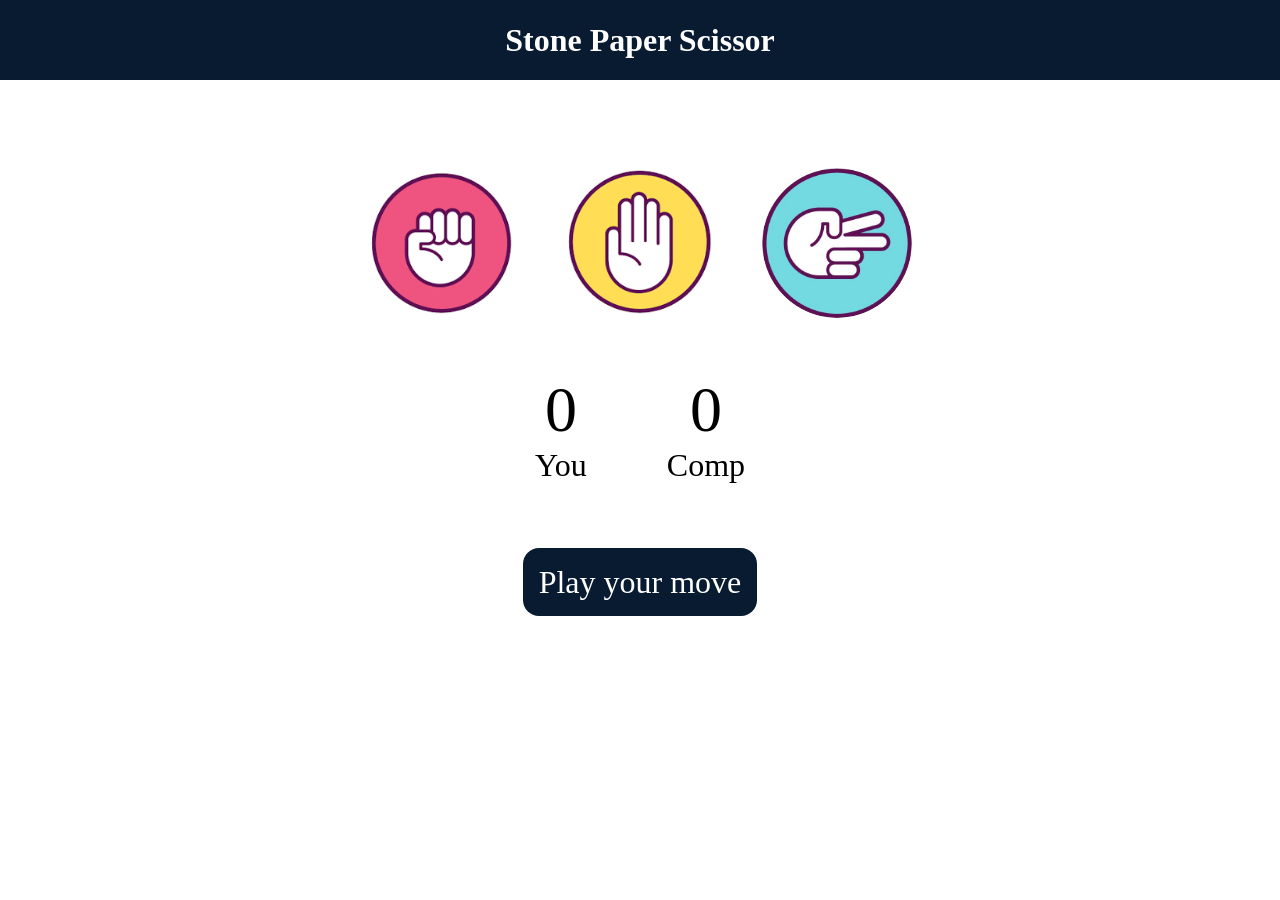
<file: Stone-paper-scissor/index.html>
<!-- html code by Jay Khetalpar -->
<!DOCTYPE html>
<html lang="en">
<head>
    <meta charset="UTF-8">
    <meta name="viewport" content="width=device-width, initial-scale=1.0">
    <title>Stone Paper Scissor Game</title>
    <link rel="stylesheet" href="style.css">

</head>
<body>
    <h1>Stone Paper Scissor</h1>
    <div class="choices">
        <div class="choice" id="rock">
            <img src="rock.png">
        </div>
        <div class="choice" id="paper">
            <img src="paper.png">

        </div>
        <div class="choice" id="scissor">
            <img src="scissor.png">
        </div>
    </div>
    <div class="score-board">
        <div class="score">
            <p id="user-score">0</p>
            <p>You</p>
        </div>
        <div class="score">
            <p id="comp-score">0</p>
            <p>Comp</p>
        </div>
    </div>
    <div class="msg-container">
        <p id="msg">Play your move</p>
    </div>
    <script src="app.js"></script>
</body>
</html>
</file>
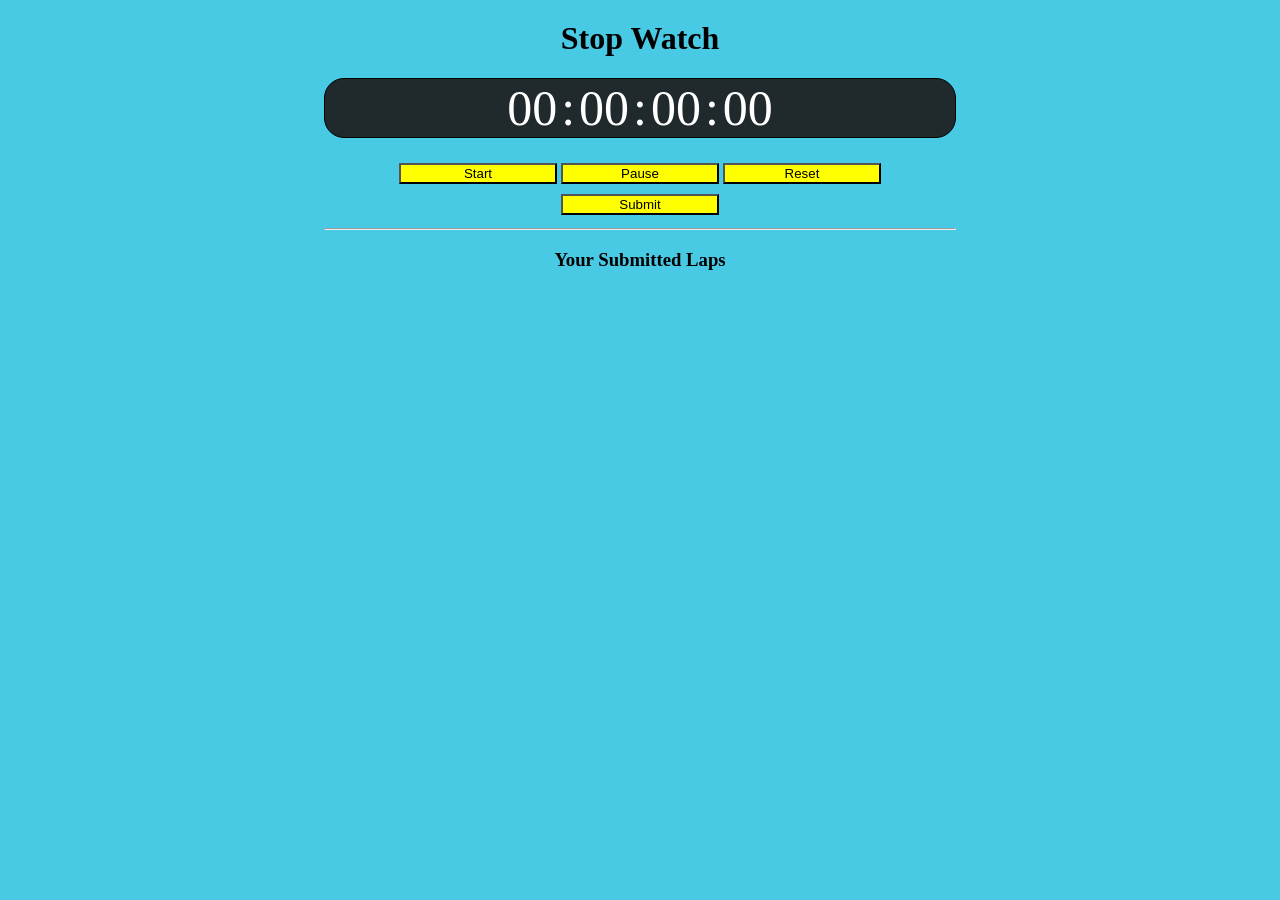
<file: stopwatch/index.html>
<!DOCTYPE html>
<html lang="en">
<head>
    <meta charset="UTF-8">
    <meta name="viewport" content="width=device-width, initial-scale=1.0">
    <title>stopwatch</title>
    <link rel="stylesheet" href="stopwatch.css">
</head>
<body>
    <h1 class="text-center header" style="margin-top: 20px; ">Stop Watch</h1>
    <div class="container" style="width: 50%; margin: 0 auto;">
        <div class="timer text-center" >
            <span id="hours">00</span>
            <span>:</span>
            <span id="minutes">00</span>
            <span>:</span>
            <span id="seconds">00</span>
            <span>:</span>
            <span id="mseconds">00</span>
        </div>
        <div id="button" class="text-center">
            <button class="btn btn-warning" id="start" style="width: 25%;">Start</button>
            <button class="btn btn-warning" id="pause" style="width: 25%;">Pause</button>
            <button class="btn btn-warning" id="reset" style="width: 25%;">Reset</button>
            <button class="btn btn-warning" id="submit" style="width: 25%;">Submit</button>
        </div>
        <hr>
        <div class="text-center">
            <h3 class="header text-center">Your Submitted Laps</h3>
        <br><br>
        <h2><span id="laps"></span></h2>
        </div>
    </div>
    <script src="stopwatch.js"></script>

</body>
</html>
</file>
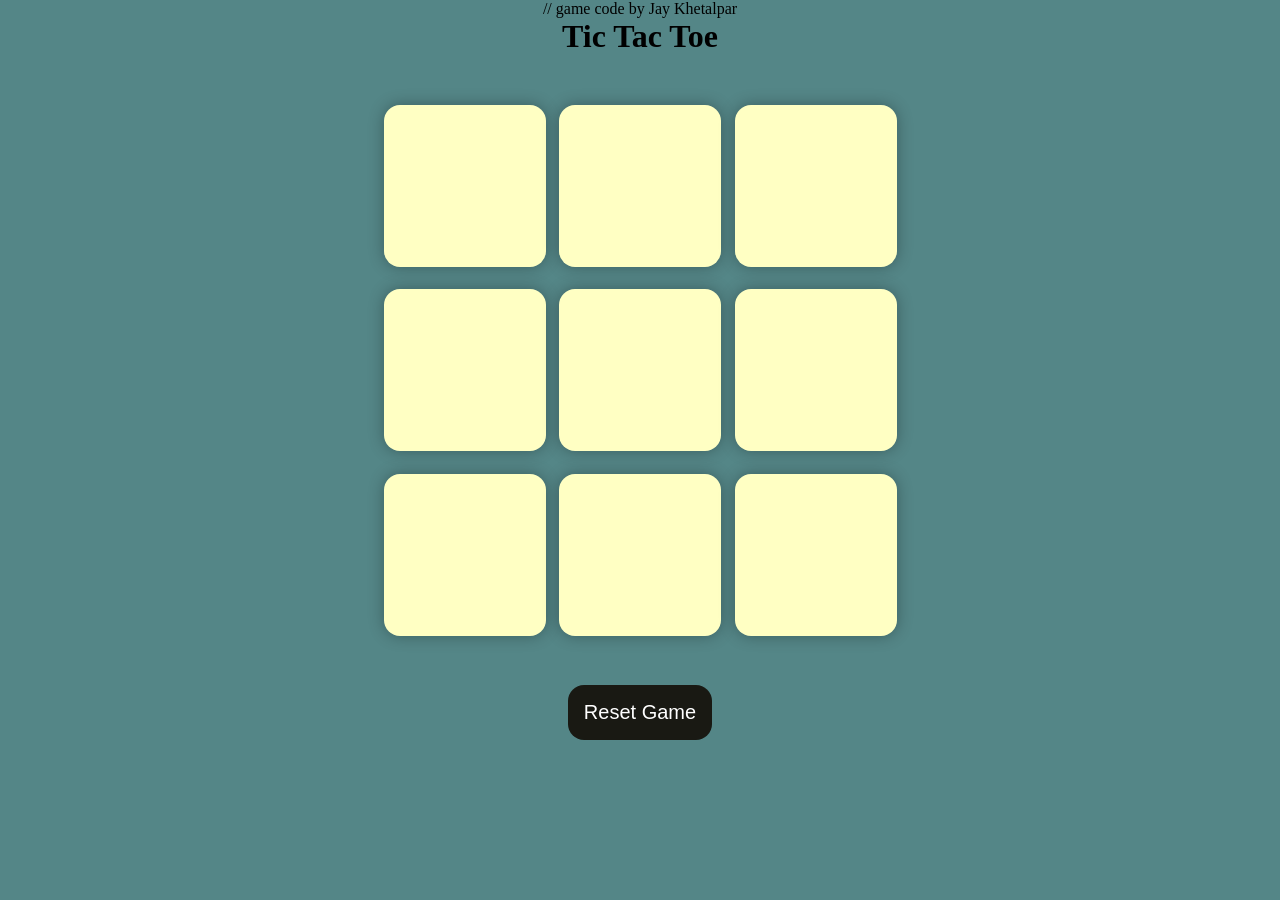
<file: tic tac toe/index.html>
// game code by Jay Khetalpar
<!DOCTYPE html>
<html lang="en">
<head>
    <meta charset="UTF-8">
    <meta name="viewport" content="width=device-width, initial-scale=1.0">
    <title>Tic-Tac-Toe Game</title>
    <link rel="stylesheet" href="style.css">
</head>
<body>
    <div class="msg-container  hide">
        <p id="msg">Winner</p>
        <button id="new-btn">New Game</button>
    </div>
    <main>
        <h1>Tic Tac Toe</h1>
        <div class="container">
            <div class="game">
                <button class="box"></button>
                <button class="box"></button>
                <button class="box"></button>
                <button class="box"></button>
                <button class="box"></button>
                <button class="box"></button>
                <button class="box"></button>
                <button class="box"></button>
                <button class="box"></button>
            </div>
        </div>
        <button id="reset-btn">Reset Game</button>
    </main>
    
    <script src="game.js"></script>
</body>
</html>
</file>
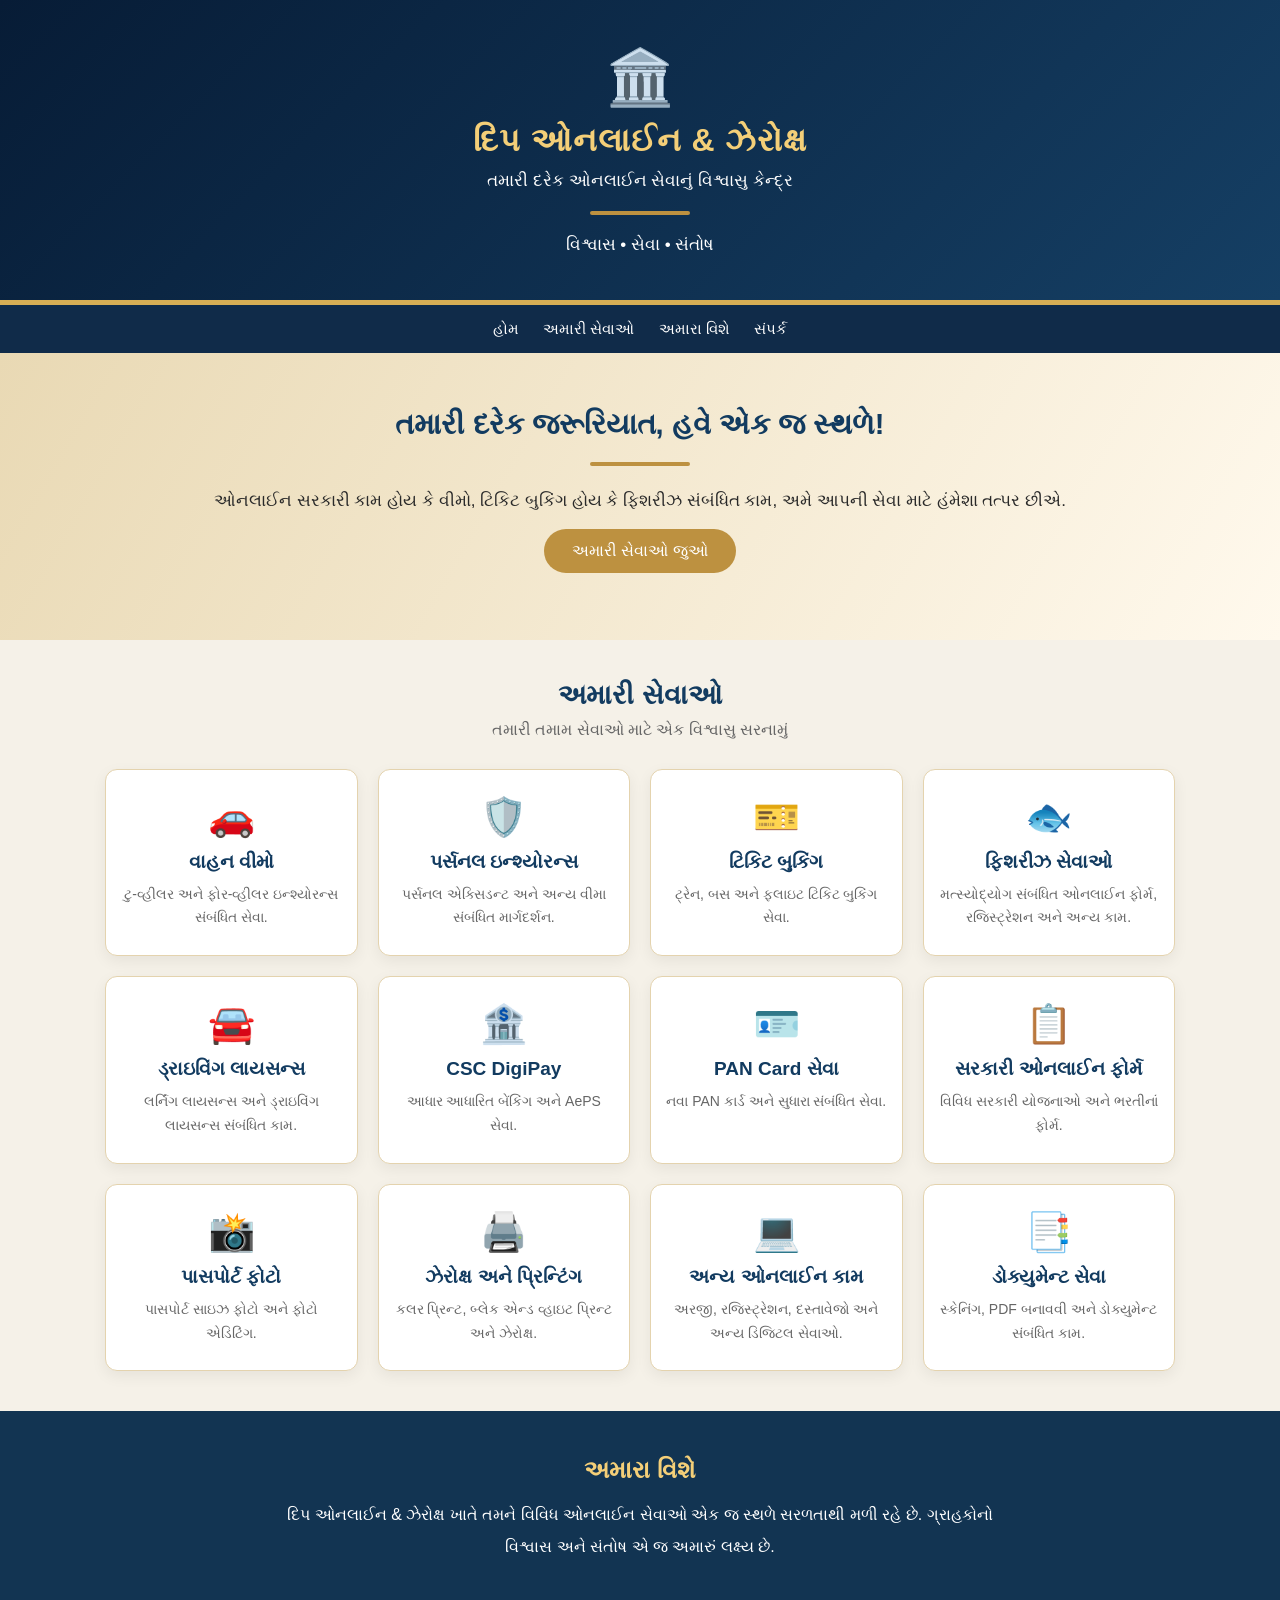
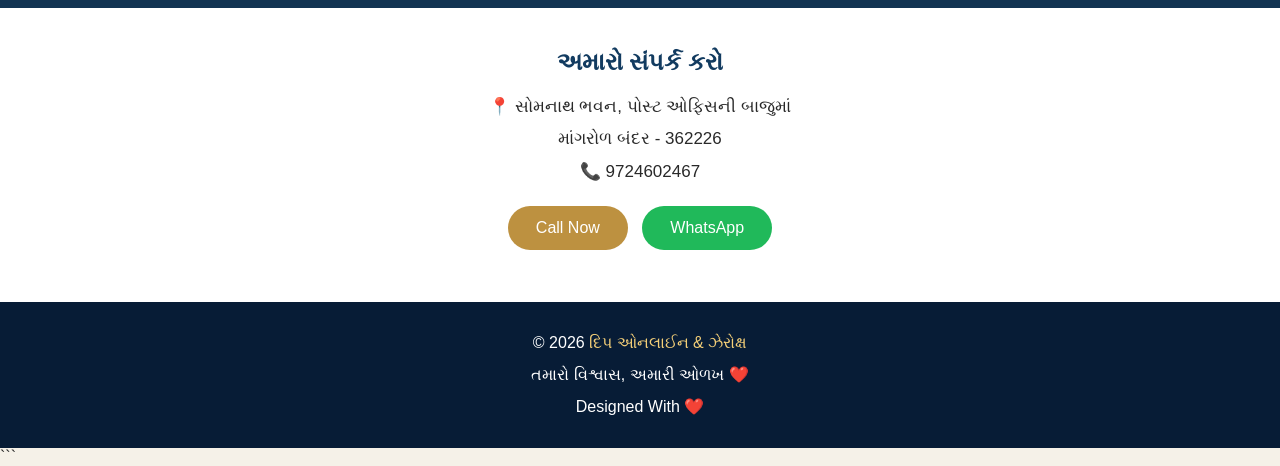
<file: dip.html>
<!-- CODED BY JAY KHETALPAR-->
<!DOCTYPE html>
<html lang="gu">
<head>
<meta charset="UTF-8">
<meta name="viewport" content="width=device-width, initial-scale=1.0">

<title>દિપ ઓનલાઈન & ઝેરોક્ષ</title>

<style>
* {
    margin: 0;
    padding: 0;
    box-sizing: border-box;
}

body {
    font-family: 'Noto Sans Gujarati', Arial, sans-serif;
    background: #f5f1e8;
    color: #292929;
}

/* HEADER */
header {
    background: linear-gradient(135deg,#071c36,#153f64);
    color: white;
    padding: 45px 15px;
    text-align: center;
    border-bottom: 5px solid #d6ae55;
}

.logo {
    font-size: 55px;
    margin-bottom: 12px;
}

header h1 {
    color: #f4cf78;
    font-size: 32px;
    letter-spacing: 1px;
}

header p {
    margin-top: 12px;
    font-size: 17px;
}

/* NAVBAR */
nav {
    background: #102b49;
    padding: 15px;
    text-align: center;
}

nav a {
    color: white;
    text-decoration: none;
    margin: 10px;
    font-size: 15px;
}

nav a:hover {
    color: #f4cf78;
}

/* HERO */
.hero {
    text-align: center;
    padding: 55px 15px;
    background: linear-gradient(120deg,#e9d9b4,#fff9ed);
}

.hero h2 {
    color: #123b60;
    font-size: 29px;
    margin-bottom: 15px;
}

.hero p {
    font-size: 17px;
    line-height: 1.8;
}

.gold-line {
    width: 100px;
    height: 4px;
    background: #bd9140;
    margin: 20px auto;
    border-radius: 10px;
}

/* MAIN */
.container {
    max-width: 1100px;
    margin: auto;
    padding: 40px 15px;
}

.section-title {
    text-align: center;
    color: #123b60;
    font-size: 27px;
    margin-bottom: 10px;
}

.subtitle {
    text-align: center;
    margin-bottom: 30px;
    color: #666;
}

/* SERVICES */
.services {
    display: grid;
    grid-template-columns: repeat(auto-fit,minmax(220px,1fr));
    gap: 20px;
}

.service-card {
    background: white;
    padding: 25px 15px;
    text-align: center;
    border-radius: 12px;
    border: 1px solid #e4d3ae;
    box-shadow: 0 5px 15px #00000010;
    transition: 0.3s;
}

.service-card:hover {
    transform: translateY(-7px);
    box-shadow: 0 10px 25px #00000020;
    border-color: #bd9140;
}

.service-card .icon {
    font-size: 38px;
    margin-bottom: 12px;
}

.service-card h3 {
    color: #123b60;
    font-size: 19px;
    margin-bottom: 10px;
}

.service-card p {
    color: #666;
    font-size: 14px;
    line-height: 1.7;
}

/* ABOUT */
.about {
    background: #123452;
    color: white;
    text-align: center;
    padding: 45px 20px;
}

.about h2 {
    color: #f4cf78;
    margin-bottom: 15px;
}

.about p {
    max-width: 750px;
    margin: auto;
    line-height: 2;
}

/* CONTACT */
.contact {
    text-align: center;
    background: #fff;
    padding: 40px 15px;
}

.contact h2 {
    color: #123b60;
    margin-bottom: 20px;
}

.contact p {
    margin: 12px;
    font-size: 17px;
}

.btn {
    display: inline-block;
    background: #bd9140;
    color: white;
    padding: 13px 28px;
    border-radius: 30px;
    text-decoration: none;
    margin: 12px 5px;
    transition: 0.3s;
}

.btn:hover {
    background: #123b60;
    transform: scale(1.05);
}

.whatsapp {
    background: #20b95a;
}

/* FOOTER */
footer {
    background: #071c36;
    color: white;
    text-align: center;
    padding: 25px 10px;
    line-height: 2;
}

footer span {
    color: #f4cf78;
}

/* RESPONSIVE */
@media(max-width:600px) {
    header h1 {
        font-size: 25px;
    }

    .hero h2 {
        font-size: 23px;
    }

    nav a {
        display: inline-block;
    }
}

</style>
</head>

<body>

<!-- HEADER -->
<header>
    <div class="logo">🏛️</div>

    <h1>દિપ ઓનલાઈન & ઝેરોક્ષ</h1>

    <p>તમારી દરેક ઓનલાઈન સેવાનું વિશ્વાસુ કેન્દ્ર</p>

    <div class="gold-line"></div>

    <p>વિશ્વાસ • સેવા • સંતોષ</p>
</header>

<!-- NAVIGATION -->
<nav>
    <a href="#home">હોમ</a>
    <a href="#services">અમારી સેવાઓ</a>
    <a href="#about">અમારા વિશે</a>
    <a href="#contact">સંપર્ક</a>
</nav>

<!-- HERO -->
<section class="hero" id="home">

    <h2>તમારી દરેક જરૂરિયાત, હવે એક જ સ્થળે!</h2>

    <div class="gold-line"></div>

    <p>
        ઓનલાઈન સરકારી કામ હોય કે વીમો,
        ટિકિટ બુકિંગ હોય કે ફિશરીઝ સંબંધિત કામ,
        અમે આપની સેવા માટે હંમેશા તત્પર છીએ.
    </p>

    <a href="#services" class="btn">
        અમારી સેવાઓ જુઓ
    </a>

</section>

<!-- SERVICES -->
<section class="container" id="services">

    <h2 class="section-title">અમારી સેવાઓ</h2>

    <p class="subtitle">
        તમારી તમામ સેવાઓ માટે એક વિશ્વાસુ સરનામું
    </p>

    <div class="services">

        <div class="service-card">
            <div class="icon">🚗</div>
            <h3>વાહન વીમો</h3>
            <p>ટુ-વ્હીલર અને ફોર-વ્હીલર ઇન્શ્યોરન્સ સંબંધિત સેવા.</p>
        </div>

        <div class="service-card">
            <div class="icon">🛡️</div>
            <h3>પર્સનલ ઇન્શ્યોરન્સ</h3>
            <p>પર્સનલ એક્સિડન્ટ અને અન્ય વીમા સંબંધિત માર્ગદર્શન.</p>
        </div>

        <div class="service-card">
            <div class="icon">🎫</div>
            <h3>ટિકિટ બુકિંગ</h3>
            <p>ટ્રેન, બસ અને ફ્લાઇટ ટિકિટ બુકિંગ સેવા.</p>
        </div>

        <div class="service-card">
            <div class="icon">🐟</div>
            <h3>ફિશરીઝ સેવાઓ</h3>
            <p>મત્સ્યોદ્યોગ સંબંધિત ઓનલાઈન ફોર્મ, રજિસ્ટ્રેશન અને અન્ય કામ.</p>
        </div>

        <div class="service-card">
            <div class="icon">🚘</div>
            <h3>ડ્રાઇવિંગ લાયસન્સ</h3>
            <p>લર્નિંગ લાયસન્સ અને ડ્રાઇવિંગ લાયસન્સ સંબંધિત કામ.</p>
        </div>

        <div class="service-card">
            <div class="icon">🏦</div>
            <h3>CSC DigiPay</h3>
            <p>આધાર આધારિત બેંકિંગ અને AePS સેવા.</p>
        </div>

        <div class="service-card">
            <div class="icon">🪪</div>
            <h3>PAN Card સેવા</h3>
            <p>નવા PAN કાર્ડ અને સુધારા સંબંધિત સેવા.</p>
        </div>

        <div class="service-card">
            <div class="icon">📋</div>
            <h3>સરકારી ઓનલાઈન ફોર્મ</h3>
            <p>વિવિધ સરકારી યોજનાઓ અને ભરતીનાં ફોર્મ.</p>
        </div>

        <div class="service-card">
            <div class="icon">📸</div>
            <h3>પાસપોર્ટ ફોટો</h3>
            <p>પાસપોર્ટ સાઇઝ ફોટો અને ફોટો એડિટિંગ.</p>
        </div>

        <div class="service-card">
            <div class="icon">🖨️</div>
            <h3>ઝેરોક્ષ અને પ્રિન્ટિંગ</h3>
            <p>કલર પ્રિન્ટ, બ્લેક એન્ડ વ્હાઇટ પ્રિન્ટ અને ઝેરોક્ષ.</p>
        </div>

        <div class="service-card">
            <div class="icon">💻</div>
            <h3>અન્ય ઓનલાઈન કામ</h3>
            <p>અરજી, રજિસ્ટ્રેશન, દસ્તાવેજો અને અન્ય ડિજિટલ સેવાઓ.</p>
        </div>

        <div class="service-card">
            <div class="icon">📑</div>
            <h3>ડોક્યુમેન્ટ સેવા</h3>
            <p>સ્કેનિંગ, PDF બનાવવી અને ડોક્યુમેન્ટ સંબંધિત કામ.</p>
        </div>

    </div>

</section>

<!-- ABOUT -->
<section class="about" id="about">

    <h2>અમારા વિશે</h2>

    <p>
        દિપ ઓનલાઈન & ઝેરોક્ષ ખાતે તમને વિવિધ
        ઓનલાઈન સેવાઓ એક જ સ્થળે સરળતાથી મળી રહે છે.
        ગ્રાહકોનો વિશ્વાસ અને સંતોષ એ જ અમારું લક્ષ્ય છે.
    </p>

</section>

<!-- CONTACT -->
<section class="contact" id="contact">

    <h2>અમારો સંપર્ક કરો</h2>

    <p>📍 સોમનાથ ભવન, પોસ્ટ ઓફિસની બાજુમાં</p>

    <p>માંગરોળ બંદર - 362226</p>

    <p>📞 9724602467</p>

    <a class="btn" href="tel:9724602467">
        Call Now
    </a>

    <a class="btn whatsapp"
       href="https://wa.me/919724602467"
       target="_blank">
       WhatsApp
    </a>

</section>

<!-- FOOTER -->
<footer>

    <p>© 2026 <span>દિપ ઓનલાઈન & ઝેરોક્ષ</span></p>

    <p>તમારો વિશ્વાસ, અમારી ઓળખ ❤️</p>

    <p>Designed With ❤️</p>

</footer>

<script>

// Welcome Message
window.onload = function() {
    console.log("Welcome to Dip Online & Xerox");
};

// Smooth Scrolling
document.querySelectorAll('nav a').forEach(link => {
    link.addEventListener('click', function(e) {
        const target = document.querySelector(
            this.getAttribute('href')
        );

        if(target) {
            e.preventDefault();

            target.scrollIntoView({
                behavior: 'smooth'
            });
        }
    });
});

</script>

</body>
</html>
```
</file>
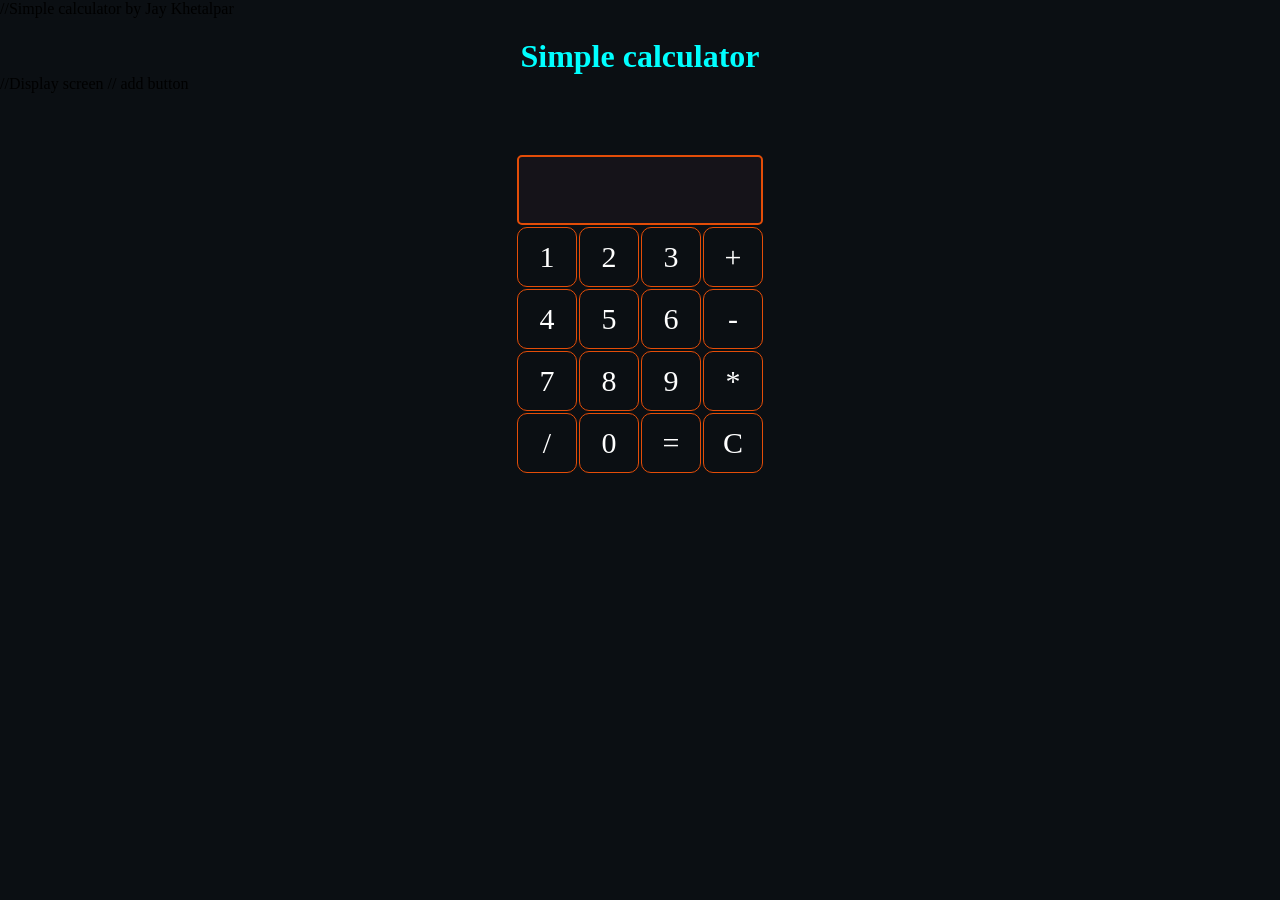
<file: Simple Calculator/calculator.html>
//Simple calculator by Jay Khetalpar
<!DOCTYPE html>
<html lang="en">
<head>
    <meta charset="UTF-8">
    <meta name="viewport" content="width=device-width, initial-scale=1.0">
    <title>Simple calculator</title>
    <link rel="stylesheet" href="calculator.css">
</head>
<body class="container w-25" >
    <h1 class="header text-center" style="color: aqua; margin-top:20px">Simple calculator</h1>
    <table class="text-center w-100">

        //Display screen
        <tr>
            <td colspan="4" class="form-control screen" id="screen"><span id="text"></span> <br> <span id="answer"></span></td>
        </tr>
        
        // add button
        <tr>
            <td class="btn key w-25" id="one">1</td>
            <td class="btn key w-25" id="two">2</td>
            <td class="btn key w-25" id="three">3</td>
            <td class="btn key w-25" id="add">+</td>
        </tr>
        <tr>
            <td class="btn key w-25" id="four">4</td>
            <td class="btn key w-25" id="five">5</td>
            <td class="btn key w-25" id="six">6</td>
            <td class="btn key w-25" id="subtract">-</td>
        </tr>
        <tr>
            <td class="btn key w-25" id="seven">7</td>
            <td class="btn key w-25" id="eight">8</td>
            <td class="btn key w-25" id="nine">9</td>
            <td class="btn key w-25" id="multiply">*</td>
        </tr>
        <tr>
            <td class="btn key w-25" id="division">/</td>
            <td class="btn key w-25" id="zero">0</td>
            <td class="btn key w-25" id="equal">=</td>
            <td class="btn key w-25" id="clear">C</td>
        </tr>
    </table>
    <script src="calculator.js"></script>
</body>
</html>
</file>
<file: Stone-paper-scissor/style.css>
*{
    margin: 0;
    padding: 0;
    text-align: center;

}
h1{
    background-color: #081b31;
    color: #ffff;
    height: 5rem;
    line-height: 5rem;
}
.choice{
    height: 165px;
    width:165px;
    border-radius: 50%;
    display: flex;
    justify-content: center;
    align-items: center;
}
.choice:hover{
    cursor: pointer;
    background-color: #081b31;

}
img{
     height: 150px;
    width:150px;
    object-fit: cover;
    border-radius: 50%;
}
.choices{
    display: flex;
    justify-content: center;
    align-items: center;
    gap: 2rem;
    margin-top: 5rem;
}

.score-board{
    display: flex;
    justify-content: center;
    align-items: center;
    font-size: 2rem;
    margin-top: 3rem;
    gap: 5rem;
}
#user-score,
#comp-score{
    font-size: 4rem;
}
.msg-container{
    margin-top: 5rem ;
}

#msg{
    
    background-color: #081b31;
    color:#ffff;
    font-size: 2rem;
    display: inline;
    padding: 1rem;
    border-radius: 1rem;
}
</file>
<file: stopwatch/stopwatch.css>
*{
    box-sizing: border-box;
    text-align: center;
}
body{
    background-color: #48cae4;

}
.timer{
    width: auto;
    height: 60px;
    border: 1px solid black;
    border-radius: 20px;
    margin-top: 20px;
    margin-bottom: 20px;
    background-color: #1b1313de;
    color: white;
    
}
span{
    font-size: 50px;
}
button{
    margin-top: 5px;
    margin-bottom: 5px;
    background-color: yellow;
    color: black;
}
</file>
<file: tic tac toe/style.css>
/* Css by Jay Khetalpar */
*{
    margin: 0;
    padding: 0;
}
body{
    background-color: #548687;
    text-align: center;
}
.container{
    height: 70vh;
    display: flex;
    justify-content: center;
    align-items: center;
}
.game{
    height: 60vmin;
    width: 60vmin;
    display: flex;
    flex-wrap: wrap;
    justify-content: center;
    align-items: center;
    gap: 1.5vmin;
}
.box{
    height: 18vmin;
    width: 18vmin;
    border-radius: 1rem;
    border: none;
    box-shadow: 0 0 1rem rgba(0, 0, 0,0.3);
    font-size: 8vmin;
    color: #b0413e;
    background-color: #ffffc3;
}
#reset-btn{
    padding: 1rem;
    font-size: 1.25rem;
    background-color: #191913;
    color: #fff;
    border-radius: 1rem;
    border: none;
}
#new-btn{
    padding: 1rem;
    font-size: 1.25rem;
    background-color: #191913;
    color: #fff;
    border-radius: 1rem;
    border: none;
}

#msg{
    color: #ffffc7;
    font-size: 5vmin;
}

.msg-container{
    height: 100vmin;
    display: flex;
    justify-content: center;
    align-items: center;
    flex-direction: column;
    gap: 4rem;
}

.hide{
    display: none;
}
</file>
<file: Simple Calculator/calculator.css>
/* simple calculator by Jay Khetalpar */
*{
    padding: 0;
    margin: 0;
    box-sizing: border-box;
}
body{
    background-color: #0b0f13;
    
}

h1{
    text-align: center;
}
.screen{
    height: 70px;
    background-color: #151319;
    margin-bottom: 9px;
    border: 2px solid #e44d08;
    border-radius: 5px;
}


table{
    margin-top: 60px;
    display: flex;
    justify-content: center;
    align-items: center;
}
 /* td{
    display: inline-block;
}  */
.key{
    box-shadow: border-box;
    height: 60px;
    width: 60px;
    font-size: 30px;
    text-align: center;
    color: white;
    border: 1px solid #e44d08;
    border-radius: 10px
}

td.key:hover{
    background-color: #bdb60f;
    font-size: 23px;
    box-shadow: 0 0 23px 1px gold;
}
#text {
    font-size: 20px;
    color: white;
}

#answer {
    font-size: 22px;
    color: white;
}
</file>
